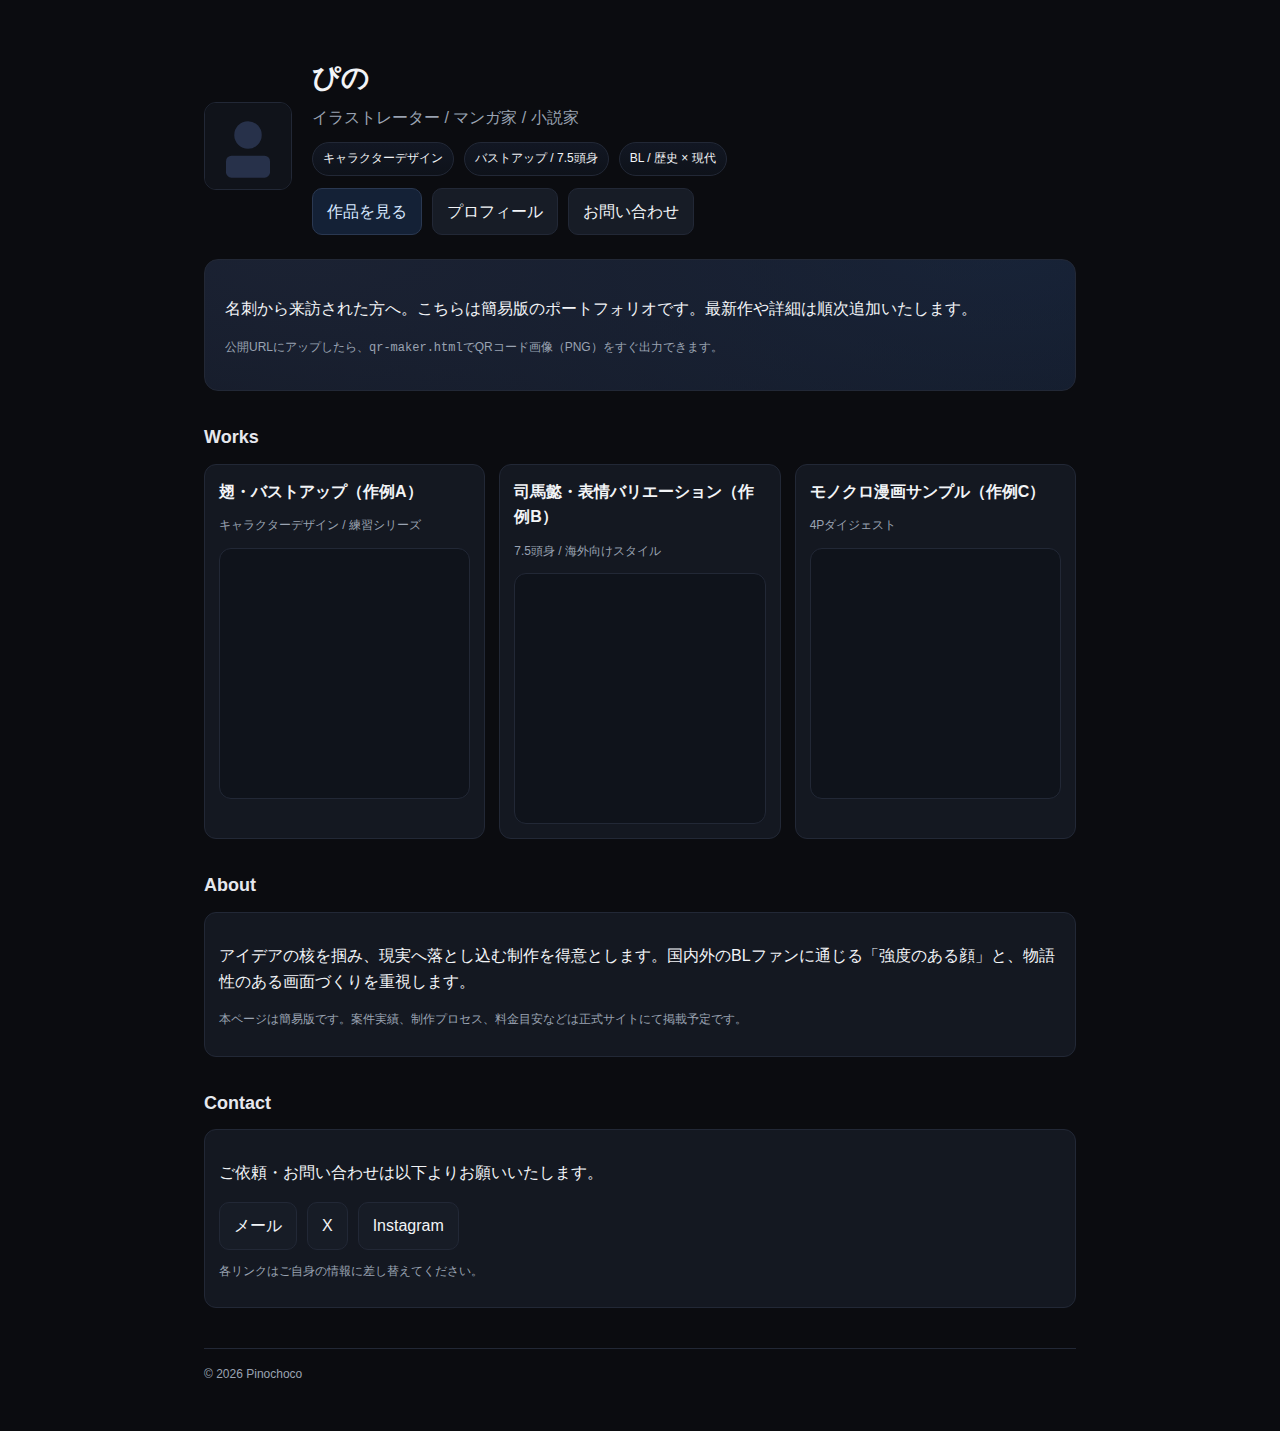
<file: quick-portfolio/index.html>
<!doctype html>
<html lang="ja">
<head>
  <meta charset="utf-8">
  <meta name="viewport" content="width=device-width,initial-scale=1">
  <title>ポートフォリオ | ぴの</title>
  <meta name="description" content="イラストレーター / マンガ家 / 小説家としての作品アーカイブ。">
  <meta property="og:title" content="ポートフォリオ | ぴの">
  <meta property="og:description" content="イラストレーター / マンガ家 / 小説家の簡易ポートフォリオ。">
  <meta property="og:type" content="website">
  <meta property="og:image" content="assets/avatar-placeholder.svg">
  <link rel="icon" href="assets/avatar-placeholder.svg">
  <link rel="preload" href="styles.css" as="style">
  <link rel="stylesheet" href="styles.css">
</head>
<body>
  <div class="container">
    <header class="header">
      <div class="avatar"><img src="assets/avatar-placeholder.svg" alt="Avatar" width="88" height="88"></div>
      <div>
        <h1 class="title">ぴの</h1>
        <p class="tagline">イラストレーター / マンガ家 / 小説家</p>
        <div class="badges">
          <span class="badge">キャラクターデザイン</span>
          <span class="badge">バストアップ / 7.5頭身</span>
          <span class="badge">BL / 歴史 × 現代</span>
        </div>
        <div class="cta">
          <a class="button primary" href="#works">作品を見る</a>
          <a class="button" href="#about">プロフィール</a>
          <a class="button" href="#contact">お問い合わせ</a>
        </div>
      </div>
    </header>

    <section class="hero">
      <p>名刺から来訪された方へ。こちらは簡易版のポートフォリオです。最新作や詳細は順次追加いたします。</p>
      <p class="note">公開URLにアップしたら、<code>qr-maker.html</code>でQRコード画像（PNG）をすぐ出力できます。</p>
    </section>

    <section id="works" class="section">
      <h2>Works</h2>
      <div class="cardgrid">
        <article class="card">
          <h3>翅・バストアップ（作例A）</h3>
          <p class="meta">キャラクターデザイン / 練習シリーズ</p>
          <div class="thumb"></div>
        </article>
        <article class="card">
          <h3>司馬懿・表情バリエーション（作例B）</h3>
          <p class="meta">7.5頭身 / 海外向けスタイル</p>
          <div class="thumb"></div>
        </article>
        <article class="card">
          <h3>モノクロ漫画サンプル（作例C）</h3>
          <p class="meta">4Pダイジェスト</p>
          <div class="thumb"></div>
        </article>
      </div>
    </section>

    <section id="about" class="section">
      <h2>About</h2>
      <div class="card">
        <p>アイデアの核を掴み、現実へ落とし込む制作を得意とします。国内外のBLファンに通じる「強度のある顔」と、物語性のある画面づくりを重視します。</p>
        <p class="note">本ページは簡易版です。案件実績、制作プロセス、料金目安などは正式サイトにて掲載予定です。</p>
      </div>
    </section>

    <section id="contact" class="section">
      <h2>Contact</h2>
      <div class="card">
        <p>ご依頼・お問い合わせは以下よりお願いいたします。</p>
        <div class="cta">
          <a class="button" href="mailto:your.name@example.com">メール</a>
          <a class="button" href="https://x.com/your_handle" target="_blank" rel="noopener">X</a>
          <a class="button" href="https://www.instagram.com/your_handle" target="_blank" rel="noopener">Instagram</a>
        </div>
        <p class="note">各リンクはご自身の情報に差し替えてください。</p>
      </div>
    </section>

    <footer class="footer">
      <div>© <span id="y"></span> Pinochoco</div>
    </footer>
  </div>
  <script>document.getElementById('y').textContent=(new Date()).getFullYear()</script>
</body>
</html>
</file>
<file: quick-portfolio/styles.css>
:root{
  --bg:#0b0c10;
  --fg:#f2f4f7;
  --muted:#9aa3b2;
  --card:#141821;
  --accent:#4fa3ff;
  --border:#222836;
}
*{box-sizing:border-box}
html,body{margin:0;padding:0;background:var(--bg);color:var(--fg);font-family:-apple-system,BlinkMacSystemFont,Segoe UI,Roboto,Helvetica,Arial,"Hiragino Kaku Gothic ProN","Noto Sans JP",sans-serif;line-height:1.6}
a{color:var(--fg);text-decoration:none;border-bottom:1px solid transparent}
a:hover{border-color:var(--accent)}
.container{max-width:920px;margin:0 auto;padding:24px}
.header{display:flex;gap:20px;align-items:center;margin:32px 0 24px}
.avatar{width:88px;height:88px;border-radius:12px;background:#10131a;border:1px solid var(--border);display:flex;align-items:center;justify-content:center;overflow:hidden}
.title{font-size:28px;font-weight:700;margin:0}
.tagline{color:var(--muted);margin:4px 0 0}
.badges{display:flex;gap:10px;margin-top:12px;flex-wrap:wrap}
.badge{font-size:12px;padding:6px 10px;border:1px solid var(--border);border-radius:999px;background:linear-gradient(180deg,#121723,#0e121a)}
.section{margin:32px 0 0}
.section h2{font-size:18px;margin:0 0 12px;color:#e6e8ee}
.cardgrid{display:grid;grid-template-columns:repeat(auto-fill,minmax(240px,1fr));gap:14px}
.card{background:var(--card);border:1px solid var(--border);border-radius:12px;padding:14px}
.card h3{margin:0 0 8px;font-size:16px}
.meta{font-size:12px;color:var(--muted)}
.cta{display:flex;gap:10px;margin-top:12px;flex-wrap:wrap}
.button{display:inline-flex;align-items:center;gap:8px;padding:10px 14px;border:1px solid var(--border);border-radius:10px;background:#171c26}
.button.primary{border-color:#2a3851;background:#142136;color:#d7e8ff}
.footer{margin:40px 0 24px;color:var(--muted);font-size:12px;border-top:1px solid var(--border);padding-top:16px}
.hero{background:radial-gradient(1200px 500px at 10% -10%,#1b2233,transparent),radial-gradient(1200px 500px at 90% -10%,#16243b,transparent);border:1px solid var(--border);padding:20px;border-radius:14px}
.gallery{display:grid;grid-template-columns:repeat(auto-fill,minmax(180px,1fr));gap:10px}
.thumb{aspect-ratio:1/1;background:#0f131b;border:1px solid var(--border);border-radius:12px}
.note{font-size:12px;color:var(--muted)}
hr{border:none;height:1px;background:var(--border);margin:20px 0}
@media (max-width:600px){
  .header{flex-direction:column;align-items:flex-start}
  .avatar{width:72px;height:72px}
}
</file>
